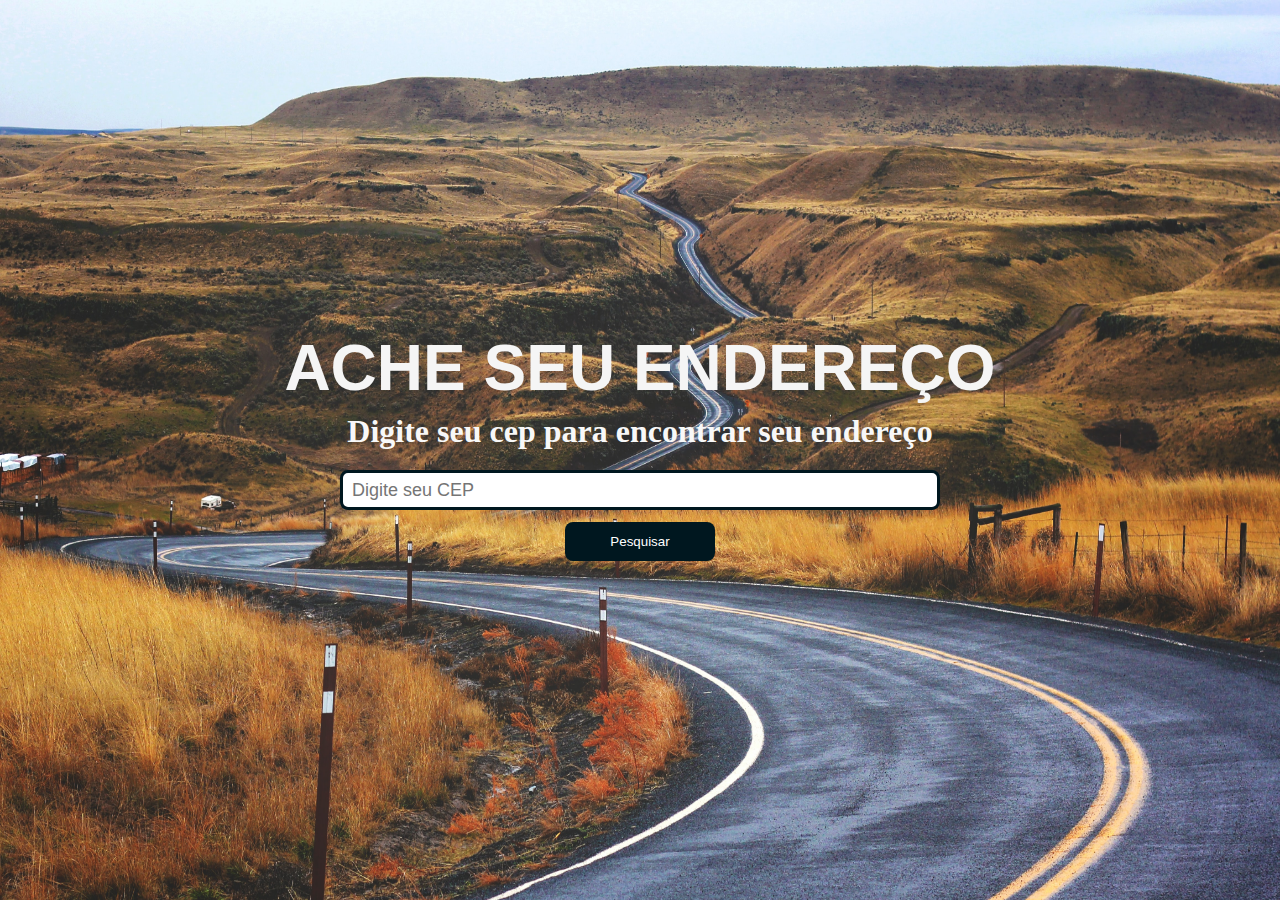
<file: projeto-CEP/index.html>
<!DOCTYPE html>
<html lang="br">
<head>
    <meta charset="UTF-8">
    <meta name="viewport" content="width=device-width, initial-scale=1.0">
    <meta name="description" content="Projeto destinado ao estudo de JAVASCRIPT">
    <link rel="stylesheet" href="./css/style.css">
    <title>Projeto de CEP</title>
</head>
<body>
    <main class="main">
            <h1>
                ache seu endereço
            </h1>
            <p>Digite seu cep para encontrar seu endereço</p>
            <form class="form"action="">
                <input type="search" name="cep" id="cep" placeholder=" Digite seu CEP">
                <button class="btn" type="button">Pesquisar</button>
            </form>
            <div class="modal-container">
            <div class="modal">
                <h2>Resultados da sua pesquisa</h2>
                <span class="fechar">X</span>
                <span class="cep-informado"></span>
                <span class="logradouro"></span>
                <span class="bairro"></span>
                <span class="cidade"></span>
                <span class="estado"></span>
            </div>
        </div>
        <img class="background" src="./resources/background.jpg" alt="road" width="1980" height="1080">

    </main>
    <script type="module" src="./app.js"></script>
</body>
</html>
</file>
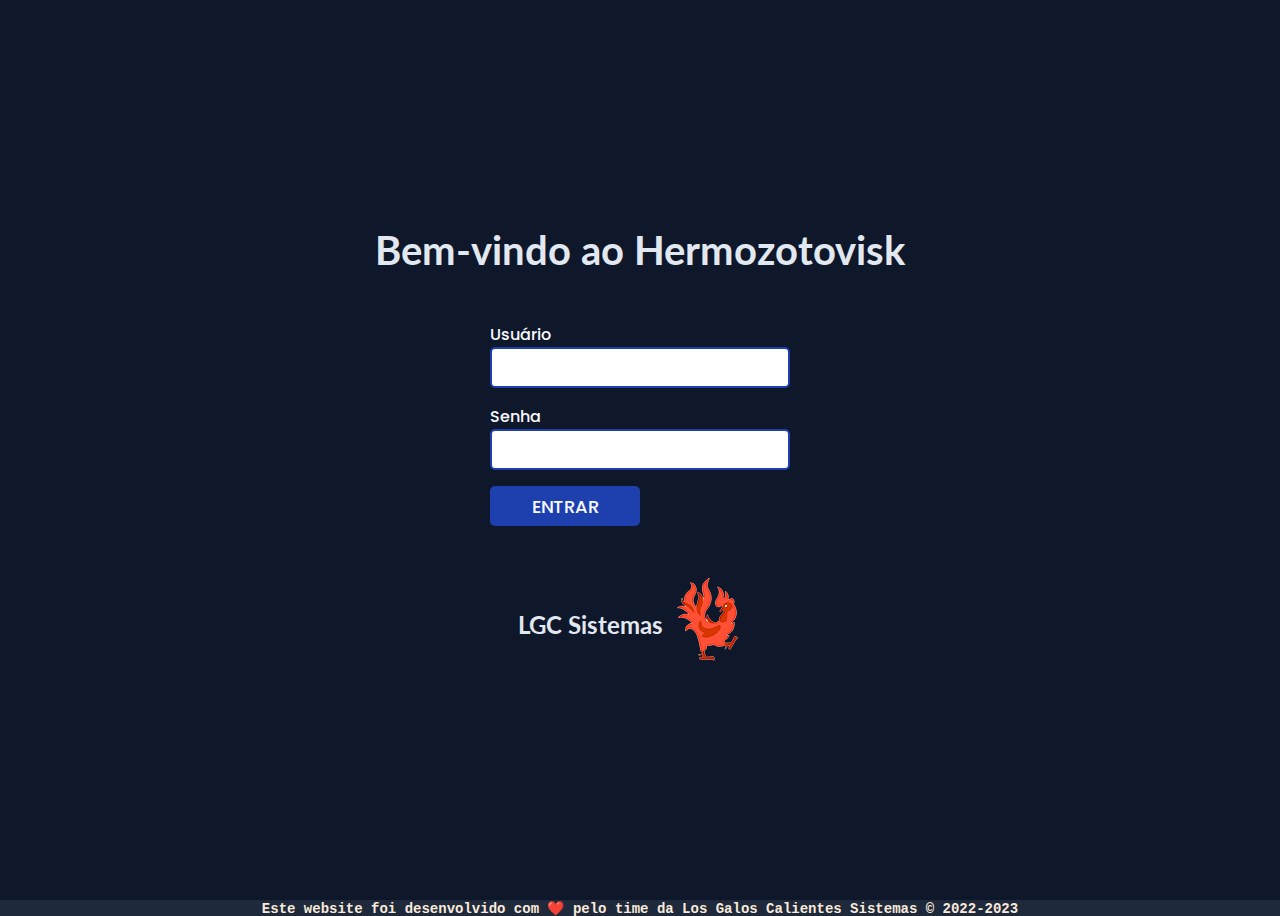
<file: projeto-hermozotovisk/index.html>
<!DOCTYPE html>
<html lang="en">
<head>
    <meta charset="UTF-8">
    <meta name="viewport" content="width=device-width, initial-scale=1.0">
    <meta name="description" content="Reconstrução do projeto Hermozotovisk em JS">
    <link rel="preconnect" href="https://fonts.googleapis.com">
    <link rel="preconnect" href="https://fonts.gstatic.com" crossorigin>
    <link href="https://fonts.googleapis.com/css2?family=Lato:wght@400;700&family=Poppins:wght@400;500;700&display=swap" rel="stylesheet">
    <link rel="stylesheet" href="./css/style.css">
    <title>Hermozotovisk - Login</title>
</head>
<body>
    <main class="content">
        <h1>Bem-vindo ao Hermozotovisk</h1>
        <div class="login-container">
            <form action="" class="login-form">
                <label class="login-label" for="user-login">Usuário</label>
                <input type="text" name="user-login" id="user-login" required>
                <label class="login-label" for="user-Password">Senha</label>
                <input type="password" name="user-Password" id="user-password" required>
                <a href="#" class="btn-login">Entrar</a>
            </form>
        </div>
        <div class="under-login">
            <h2>LGC Sistemas</h2>
            <img src="./resources/logo.png" alt="LGC logo">
        </div>
    </main>
    <footer class="footer">
        <p>Este website foi desenvolvido com ❤️ pelo time da Los Galos Calientes Sistemas © 2022-2023</p>
    </footer>
    <script type="module" src="./app.js"></script>
</body>
</html>
</file>
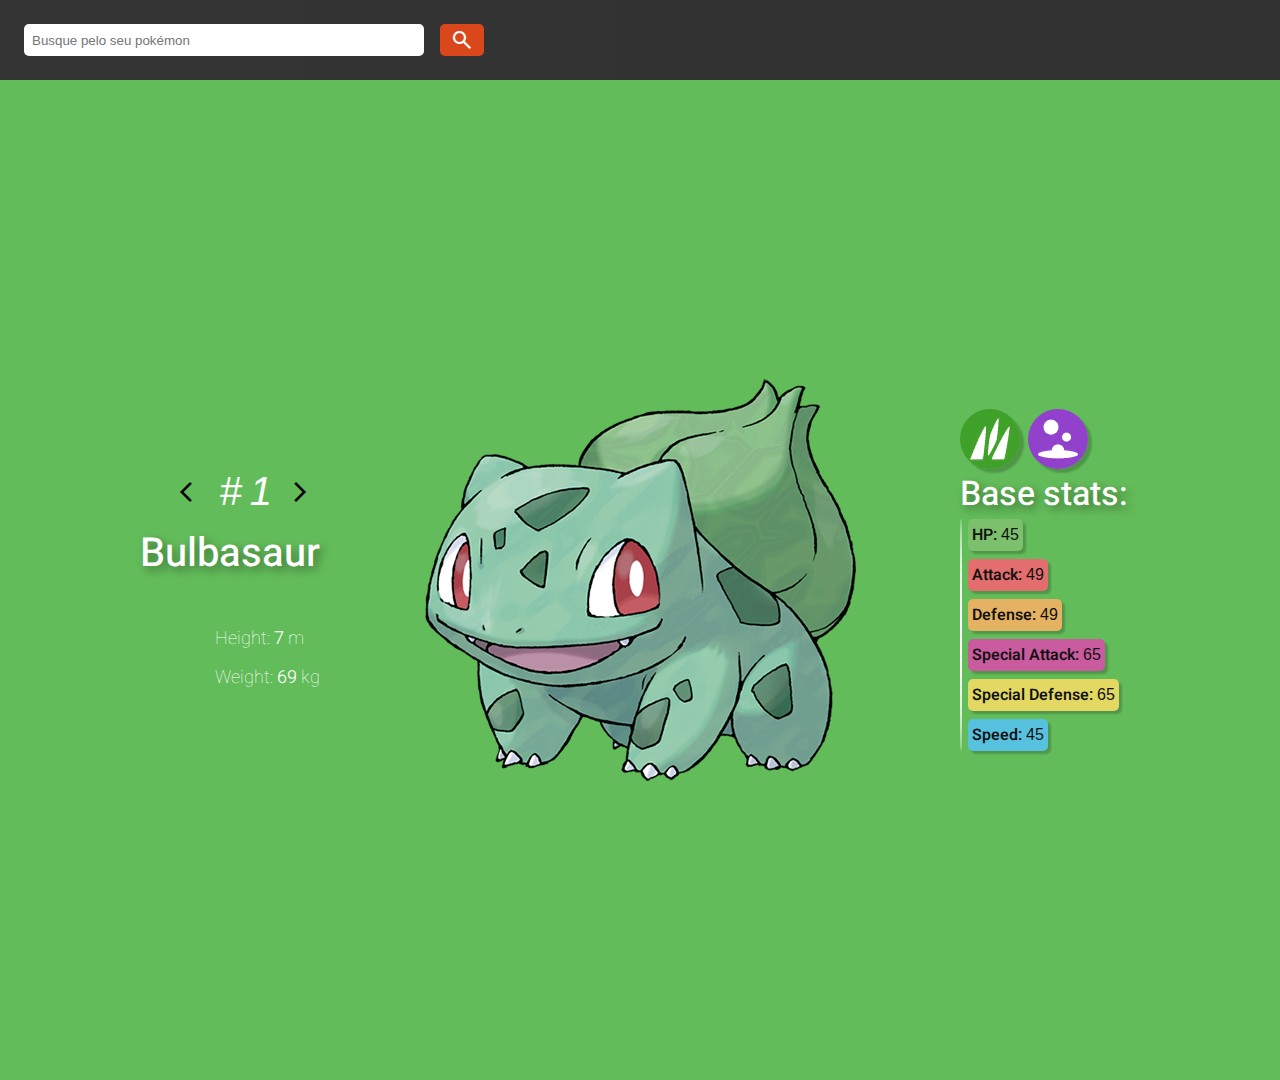
<file: projeto-pokedex/index.html>
<!DOCTYPE html>
<html lang="br">
<head>
    <meta charset="UTF-8">
    <meta name="viewport" content="width=device-width, initial-scale=1.0">
    <meta name="description" content="Projeto criado para aprender javascript">
    <link rel="stylesheet" href="./css/style.css">
    <link rel="preconnect" href="https://fonts.googleapis.com">
    <link rel="preconnect" href="https://fonts.googleapis.com">
    <link rel="preconnect" href="https://fonts.googleapis.com">
    <link rel="preconnect" href="https://fonts.gstatic.com" crossorigin>
    <link href="https://fonts.googleapis.com/css2?family=Heebo:wght@100;300;400;500;600;700&family=Titillium+Web:ital,wght@0,400;1,600&display=swap" rel="stylesheet">
    <link rel="stylesheet" href="https://fonts.googleapis.com/css2?family=Material+Symbols+Outlined:opsz,wght,FILL,GRAD@20..48,100..700,0..1,-50..200" />    <title>Pokédex</title>
</head>
<body>
    <header class="header-container">
        <form action="" class="header-content">
            <input type="search" name="procurar-pokemon" id="procurar-pokemon" placeholder="Busque pelo seu pokémon">
            <button type="button" class="btn-pesquisar"><span class="material-symbols-outlined">
                search
                </span></button>
        </form>
    </header>
    <main class="content">
        <ul class="pokemon-info">
            <li class="pokemon-number"><span class="back material-symbols-outlined">
                arrow_back_ios
                </span>#<span class='pokemon-number-number'>1</span><span class="next material-symbols-outlined">
                arrow_forward_ios
                </span></li>
            <li class="pokemon-name">Bulbasaur</li>
            <li class="sp">
                <span class="pokemon-height">Height: <span id='pokemon-height-number'>7</span> m</span>
                <span class="pokemon-weight">Weight: <span id='pokemon-weight-number'>69</span> kg</span>
            </li>
            
        </ul>
        <div class="pokemon-image">
        <img class='anima' id="pokemon-imagem"src="./resources/1.png" alt="pokemon" width="475" height="475">
    </div>

        <div class="pokemon-stats">
            <div class='pokemon-type'>
                <img id="type1" src="./resources/type-icons/grass.png" alt="pokemon-type" width="60" height="60">
                <img id="type2" src="./resources/type-icons/poison.png" alt="pokemon-type" width="60" height="60">
            </div>
            <h2>Base stats:</h2>
            <ul class="pokemon-stats-list">
            <li><span class="stats hp">HP: <span class="stats-n" id="hp-n">45</span></span></li>
            <li><span class="stats atk">Attack: <span class="stats-n" id="atk-n">49</span></span></li>
            <li><span class="stats def">Defense: <span class="stats-n" id="def-n">49</span></span></li>
            <li><span class="stats spa">Special Attack: <span class="stats-n" id="spa-n">65</span></span></li>
            <li><span class="stats spd">Special Defense: <span class="stats-n" id="spd-n">65</span></span></li>
            <li><span class="stats spe">Speed: <span class="stats-n" id="spe-n">45</span></span></li>
        </ul>
        </div>
    </main>
    <script type="module" src="./app.js"></script>
</body>
</html>
</file>
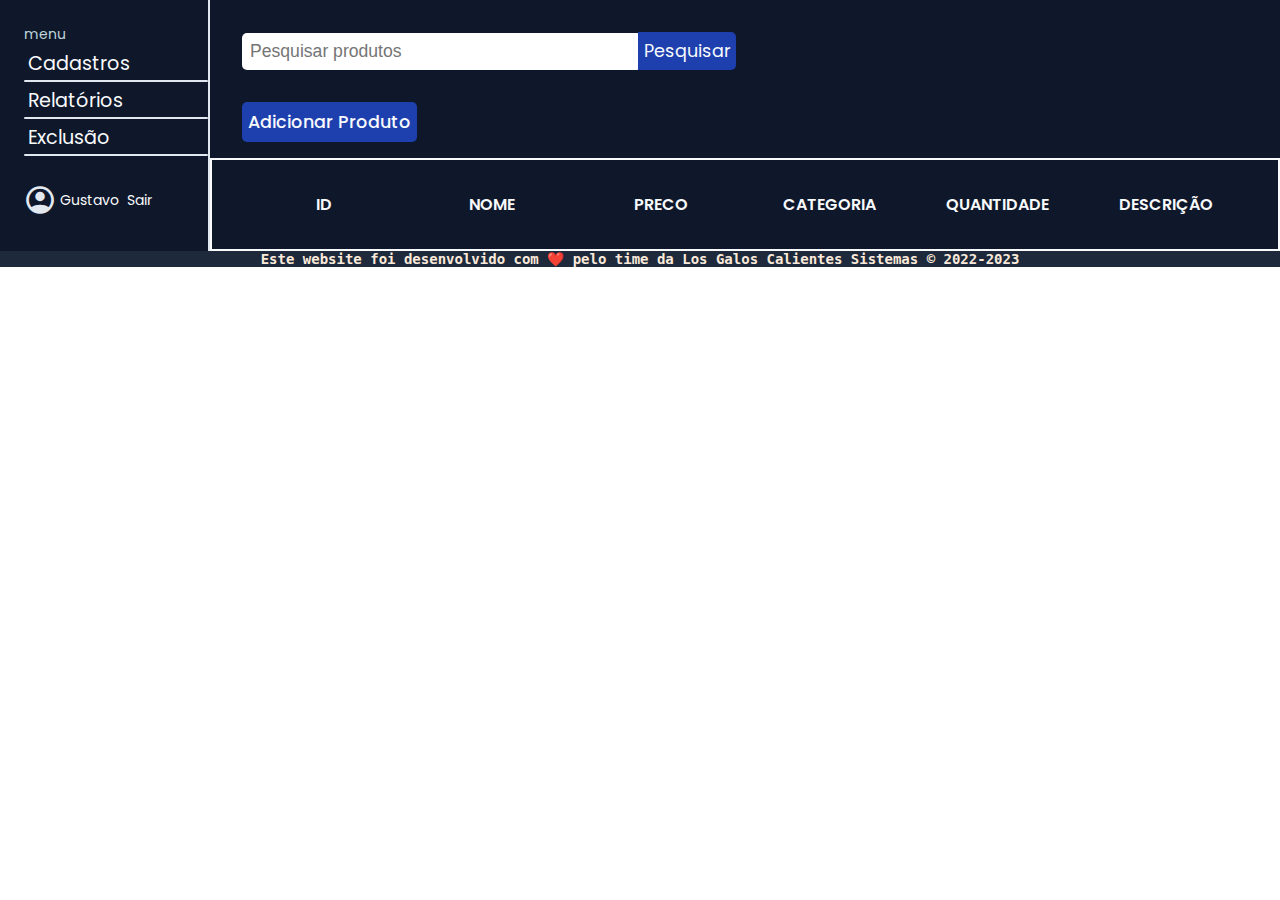
<file: projeto-hermozotovisk/pages/home.html>
<!DOCTYPE html>
<html lang="br">
  <head>
    <meta charset="UTF-8" />
    <meta name="viewport" content="width=device-width, initial-scale=1.0" />
    <meta name="description" content="Página inicial do hermozotovisk" />
    <link
      rel="stylesheet"
      href="https://fonts.googleapis.com/css2?family=Material+Symbols+Outlined:opsz,wght,FILL,GRAD@20..48,100..700,0..1,-50..200"
    />
    <link rel="preconnect" href="https://fonts.googleapis.com" />
    <link rel="preconnect" href="https://fonts.gstatic.com" crossorigin />
    <link
      href="https://fonts.googleapis.com/css2?family=Lato:wght@400;700&family=Poppins:wght@400;500;700&display=swap"
      rel="stylesheet"
    />
    <link rel="stylesheet" href="../css/style.css" />
    <title>Hermozotovisk - Home</title>
  </head>
  <body>
    <div class="grid-layout">
      <div class="modal-container">
        <form action="" class="produto-modal">
          <span class="close-button">X</span>
          <label for="produtoNome">Como o produto se chama?</label>
          <input
            type="text"
            name="produtoNome"
            id="produtoNome"
            placeholder="Digite o nome"
            required
          />
          <label for="produtoPreco">Qual o valor do produto?</label>
          <input
            type="number"
            name="produtoPreco"
            id="produtoPreco"
            placeholder="Digite o preço"
            required
          />
          <label for="produtoCategoria">A qual categoria ele pertence?</label>
          <input
            type="text"
            name="produtoCategoria"
            id="produtoCategoria"
            placeholder="Digite a categoria"
            required
          />
          <label for="produtoQuantidade"
            >Qual a quantidade disponível para venda?</label
          >
          <input
            type="number"
            name="produtoQuantidade"
            id="produtoQuantidade"
            placeholder="Digite a quantidade"
            required
          />
          <label for="produtoDescricao"
            >Dê uma descrição legal para seu produto</label
          >
          <textarea
            type="text"
            name="produtoDescricao"
            id="produtoDescricao"
            cols="40"
            rows="20"
            placeholder="Uma descrição legal aqui"
            required
          ></textarea>
          <div class="form-actions">
            <button type="button" class="btn-cancelar">Cancelar</button>
            <button type="button" class="btn-adicionar modal-adicionar">
              Cadastrar
            </button>
          </div>
        </form>
      </div>
      <div class="modal-container-editar">
        <form action="" class="produto-modal-editar">
          <span class="close-button editar">X</span>
          <label for="produtoNome">Editar o nome?</label>
          <input
            type="text"
            name="produtoNome"
            id="produtoNomeEditar"
            placeholder="Digite o nome"
            required
          />
          <label for="produtoPreco">Editar o valor?</label>
          <input
            type="number"
            name="produtoPreco"
            id="produtoPrecoEditar"
            placeholder="Digite o preço"
            required
          />
          <label for="produtoCategoria">Editar a categoria?</label>
          <input
            type="text"
            name="produtoCategoria"
            id="produtoCategoriaEditar"
            placeholder="Digite a categoria"
            required
          />
          <label for="produtoQuantidade">Editar a quantidade?</label>
          <input
            type="number"
            name="produtoQuantidade"
            id="produtoQuantidadeEditar"
            placeholder="Digite a quantidade"
            required
          />
          <label for="produtoDescricao">Editar a descrição?</label>
          <textarea
            type="text"
            name="produtoDescricao"
            id="produtoDescricaoEditar"
            cols="40"
            rows="20"
            placeholder="Uma descrição legal aqui"
            required
          ></textarea>
          <div class="form-actions">
            <button type="button" class="btn-cancelar editar">Cancelar</button>
            <button type="button" class="btn-adicionar modal-editar">
              Editar
            </button>
          </div>
        </form>
      </div>
      <header class="header-container">
        <nav>
          <span class="menu-title">menu</span>
          <ul class="header-menu">
            <li><a href="" class="nav-item cadastro">Cadastros</a></li>
            <ul class="sub-menu cadastro">
              <li>
                <a href="./cadastrarProdutos.html" class="sub-nav-item"
                  >Produtos</a
                >
              </li>
              <li><a href="" class="sub-nav-item">Categorias</a></li>
              <li><a href="" class="sub-nav-item">Clientes</a></li>
            </ul>
            <li><a href="" class="nav-item relatorios">Relatórios</a></li>
            <ul class="sub-menu relatorios">
              <li><a href="" class="sub-nav-item">Produtos</a></li>
              <li><a href="" class="sub-nav-item">Clientes</a></li>
            </ul>
            <li><a href="" class="nav-item exclusao">Exclusão</a></li>
            <ul class="sub-menu exclusao">
              <li><a href="" class="sub-nav-item">Produtos</a></li>
              <li><a href="" class="sub-nav-item">Clientes</a></li>
            </ul>
          </ul>
          <div class="logout">
            <span class="material-symbols-outlined"> account_circle </span>
            <span class="active-name nav-item">Gustavo</span>
            <a href="../index.html" class="nav-item logout-link">Sair</a>
          </div>
        </nav>
      </header>
      <main class="home-content">
        <form action="" id="formulario-buscarProduto">
          <input
            type="text"
            name="pesquisarProduto"
            id="pesquisarProduto"
            placeholder="Pesquisar produtos"
          />
          <button type="button" class="btn-busca">Pesquisar</button>
        </form>

        <section class="crud-list">
          <div class="crud-actions">
            <button type="button" class="btn-adicionar">
              Adicionar Produto
            </button>
          </div>

          <div>
            <ul class="crud-header">
              <li>id</li>
              <li>nome</li>
              <li>preco</li>
              <li>categoria</li>
              <li>quantidade</li>
              <li>descrição</li>
            </ul>
            <div class="crud-list-items">
              <!-- <ul class="crud-content">
              <li>01</li>
              <li>Teclado Kumara Redragon</li>
              <li>R$299,00</li>
              <li>Teclado</li>
              <li>12</li>
              <li>Teclado iluminado RGB</li>
              <span class="btn-editar material-symbols-outlined">edit</span>
              <span class="btn-excluir material-symbols-outlined">delete</span>
            </ul> -->
            </div>
          </div>
        </section>
      </main>
      <footer class="footer">
        <p>
          Este website foi desenvolvido com ❤️ pelo time da Los Galos Calientes
          Sistemas © 2022-2023
        </p>
      </footer>
    </div>
    <script type="module" src="../app.js"></script>
  </body>
</html>
</file>
<file: projeto-CEP/css/style.css>
@import './reset.css';
@import './background.css';
@import './modal.css';
@import './content.css';
@import './form.css';
</file>
<file: projeto-hermozotovisk/css/style.css>
@import './reset.css';
@import './index.css';
@import './global.css';
@import './home-header.css';
@import './home.css';
@import './adicionarProdutoModal.css';
</file>
<file: projeto-pokedex/css/style.css>
@import './reset.css';
@import './index.css';
@import './header.css';
@import './pokemon-info.css';
@import './pokemon-stats.css';
@import './types.css';
@import './animations.css';
</file>
